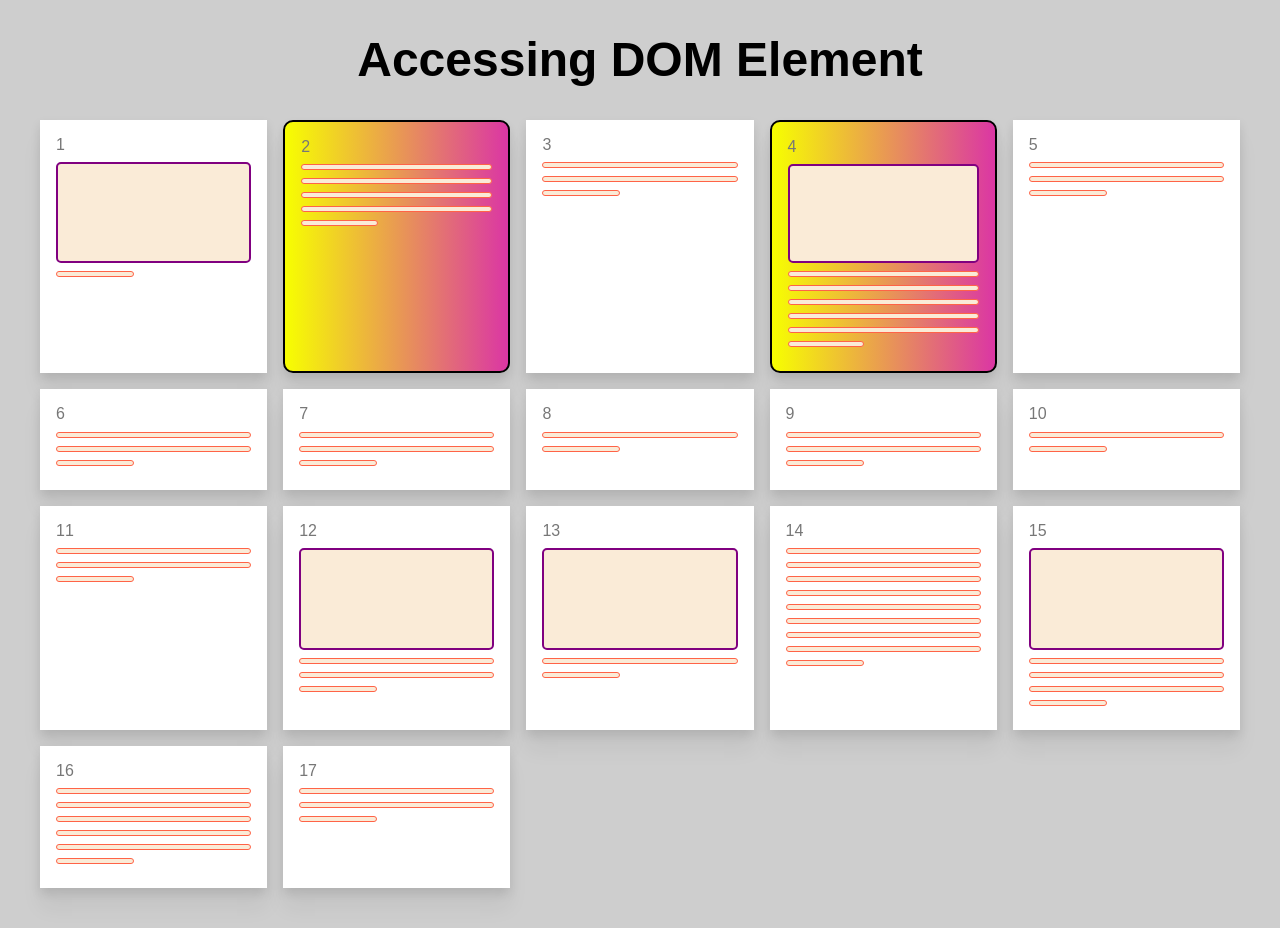
<file: block-BJaadz/code/index.html>
<!DOCTYPE html>
<html lang="en">
  <head>
    <meta charset="UTF-8" />
    <meta name="viewport" content="width=device-width, initial-scale=1.0" />
    <title>DOM Level 1 Assignment</title>
    <script src="./script.js" defer></script>
    <!-- we use defer to load JavaScript once the HTML is loaded -->
    <link rel="stylesheet" href="style.css" />
  </head>
  <body>
    <div class="page">
      <h1>Accessing DOM Element</h1>
      <div class="archive">
        <div class="box one">
          1
          <hr class="image" />
          <hr />
        </div>
        <div class="box two awesome-box">
          2
          <hr />
          <hr />
          <hr />
          <hr />
          <hr />
        </div>
        <div class="box three">
          3
          <hr />
          <hr />
          <hr />
        </div>
        <div class="box four awesome-box">
          4
          <hr class="image" />
          <hr />
          <hr />
          <hr />
          <hr />
          <hr />
          <hr />
        </div>
        <div class="box five">
          5
          <hr />
          <hr />
          <hr />
        </div>
        <div class="box six">
          6
          <hr />
          <hr />
          <hr />
        </div>
        <div class="box seven">
          7
          <hr />
          <hr />
          <hr />
        </div>
        <div class="box eight">
          8
          <hr />
          <hr />
        </div>
        <div class="box nine">
          9
          <hr />
          <hr />
          <hr />
        </div>
        <div class="box ten">
          10
          <hr />
          <hr />
        </div>
        <div class="box eleven">
          11
          <hr />
          <hr />
          <hr />
        </div>
        <div class="box twelve">
          12
          <hr class="image" />
          <hr />
          <hr />
          <hr />
        </div>
        <div class="box thirteen">
          13
          <hr class="image" />
          <hr />
          <hr />
        </div>
        <div class="box fourteen">
          14
          <hr />
          <hr />
          <hr />
          <hr />
          <hr />
          <hr />
          <hr />
          <hr />
          <hr />
        </div>
        <div class="box fifteen">
          15
          <hr class="image" />
          <hr />
          <hr />
          <hr />
          <hr />
        </div>
        <div class="box sixteen">
          16
          <hr />
          <hr />
          <hr />
          <hr />
          <hr />
          <hr />
        </div>
        <div class="box seventeen">
          17
          <hr />
          <hr />
          <hr />
        </div>
      </div>
    </div>
  </body>
</html>
</file>
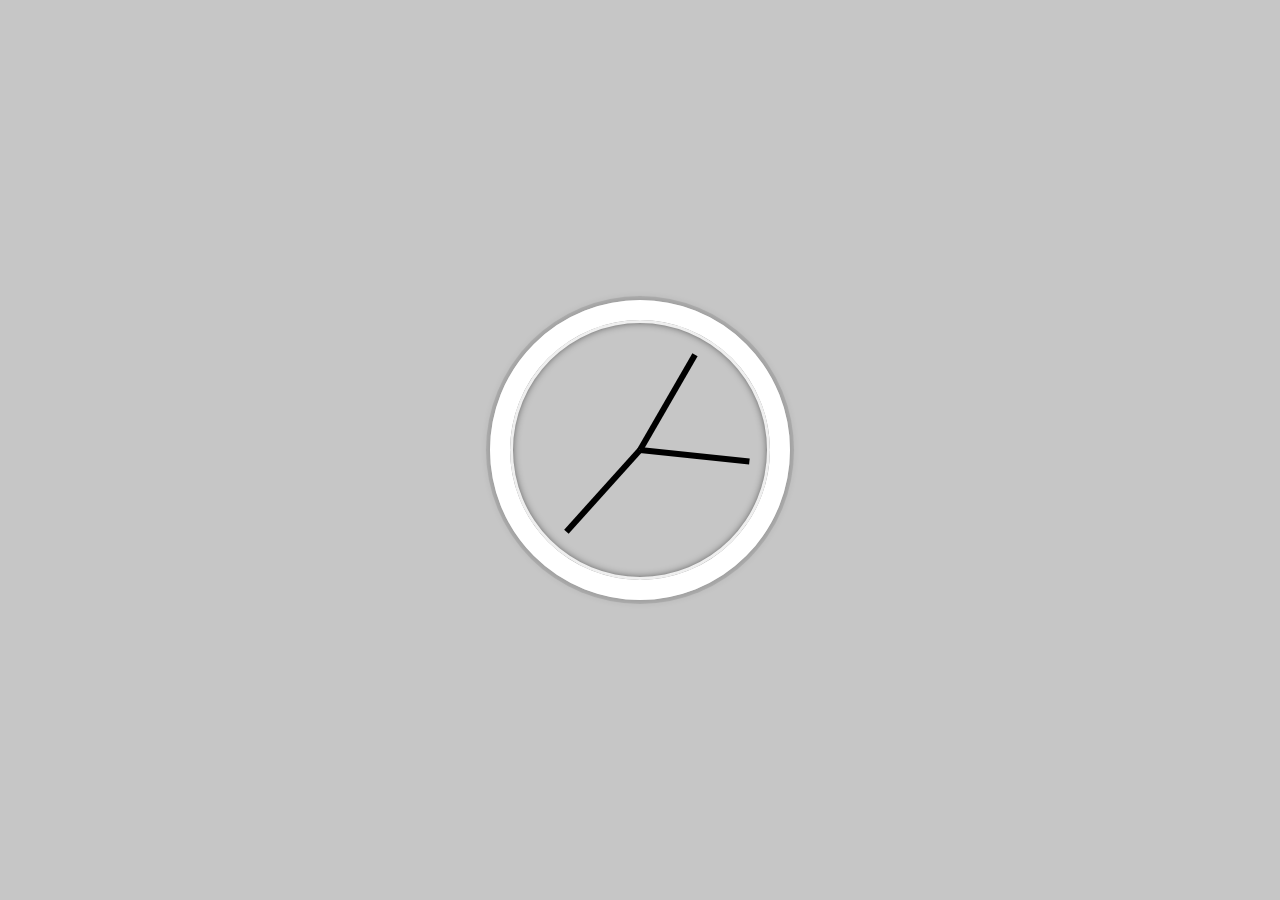
<file: block-BJaaeh/code/index.html>
<!DOCTYPE html>
<html lang="en">
  <head>
    <meta charset="UTF-8" />
    <meta name="viewport" content="width=device-width, initial-scale=1.0" />
    <title> Dynamic Clock</title>
    <link rel="stylesheet" href="style.css" />
  </head>
  <body>
    <header></header>
<div class="clock">
  <div class="clock-face">
  <div class="hand hour-hand"></div>
  <div class="hand min-hand"></div>
  <div class="hand second-hand"></div>
</div>
</div>
    <script src="./script.js"></script>
  </body>
</html>
</file>
<file: block-BJaadz/code/style.css>
* {
  /* padding: 0; */
  /* margin: 0; */
  box-sizing: border-box;
}
body {
  background: #cecece;
  color: #777;
  font-family: sans-serif;
  line-height: 1.15;
}

hr {
  /*dummy content*/
  height: 6px;
  border: none;
  background: rgba(0, 0, 0, 0.1);
}

hr:last-child {
  /*dummy content*/
  margin-right: 60%;
}

hr.image {
  /*dummy content*/
  padding-bottom: 50%;
}

.page {
  padding: 0 2rem 2rem 2rem;
}

.archive {
  display: grid;
  grid-template-columns: repeat(auto-fit, minmax(200px, 1fr));
  grid-gap: 1em;
}

div.box {
  padding: 1em;
  background: #fff;
  box-shadow: 0 5px 10px rgba(0, 0, 0, 0.1), 0 20px 20px rgba(0, 0, 0, 0.05);
}
button {
  background: aqua;
}

.awesome-box {
  border-radius: 10px;
  border: 2px solid black;
  background: linear-gradient(
    to right,
    #f7ff00,
    #db36a4
  ) !important; /* Chrome 10-25, Safari 5.1-6 */
}
</file>
<file: block-BJaaeh/code/style.css>
/* http://meyerweb.com/eric/tools/css/reset/ 
   v2.0 | 20110126
   License: none (public domain)
*/

html, body, div, span, applet, object, iframe,
h1, h2, h3, h4, h5, h6, p, blockquote, pre,
a, abbr, acronym, address, big, cite, code,
del, dfn, em, img, ins, kbd, q, s, samp,
small, strike, strong, sub, sup, tt, var,
b, u, i, center,
dl, dt, dd, ol, ul, li,
fieldset, form, label, legend,
table, caption, tbody, tfoot, thead, tr, th, td,
article, aside, canvas, details, embed, 
figure, figcaption, footer, header, hgroup, 
menu, nav, output, ruby, section, summary,
time, mark, audio, video {
  margin: 0;
  padding: 0;
  border: 0;
  font-size: 100%;
  font: inherit;
  vertical-align: baseline;
}
/* HTML5 display-role reset for older browsers */
article, aside, details, figcaption, figure, 
footer, header, hgroup, menu, nav, section {
  display: block;
}
body {
  line-height: 1;
}
ol, ul {
  list-style: none;
}
blockquote, q {
  quotes: none;
}
blockquote:before, blockquote:after,
q:before, q:after {
  content: '';
  content: none;
}
table {
  border-collapse: collapse;
  border-spacing: 0;
}
/* custum css */
html{
  background: #5555;
  text-align: center;
  font-size: 10px;
}
* {
  box-sizing: border-box;
}
body {
  font-family: -apple-system, BlinkMacSystemFont, "Segoe UI", Roboto, Oxygen,
    Ubuntu, Cantarell, "Open Sans", "Helvetica Neue", sans-serif;
    font-size: 2rem;
    display: flex;
    flex: 1;
    min-height: 100vh;
    align-items: center;
}
.container {
  display: grid;
  grid-template-columns: repeat(auto-fit, minmax(500px, 1fr));
  grid-gap: 1rem;
}
.box {
  border: 2px solid #d6bcfa;
  height: 500px;
  border-radius: 10px;
}
h1,
h2 {
  text-align: center;
}
.clock{
  width: 30rem;
  margin: 50px auto;
  height:30rem;
  border-radius:50%;
  border: 2rem solid white;
  position: relative;
  padding: 2rem;
  box-shadow: 0 0 0 4px rgba(0,0,0,0.1),
  inset 0 0 0 3px #efefef,
  inset 0 0 10px black,
  0 0 10px rgba(0,0,0,0.2)
}
.clock-face{
  position: relative;
  width: 100%;
  height: 100%;
  transform: translateY(-3px);
}
.hand{
  width: 50%;
  height: 6px;
  background-color:black;
  position: absolute;
  top: 50%;
  transform-origin:100%;
  transform: rotate(90deg);
  transition: all 0.05s;
  transition-timing-function: cubic-bezier(0.1, 2.7, 0.58, 1);
}
</file>
